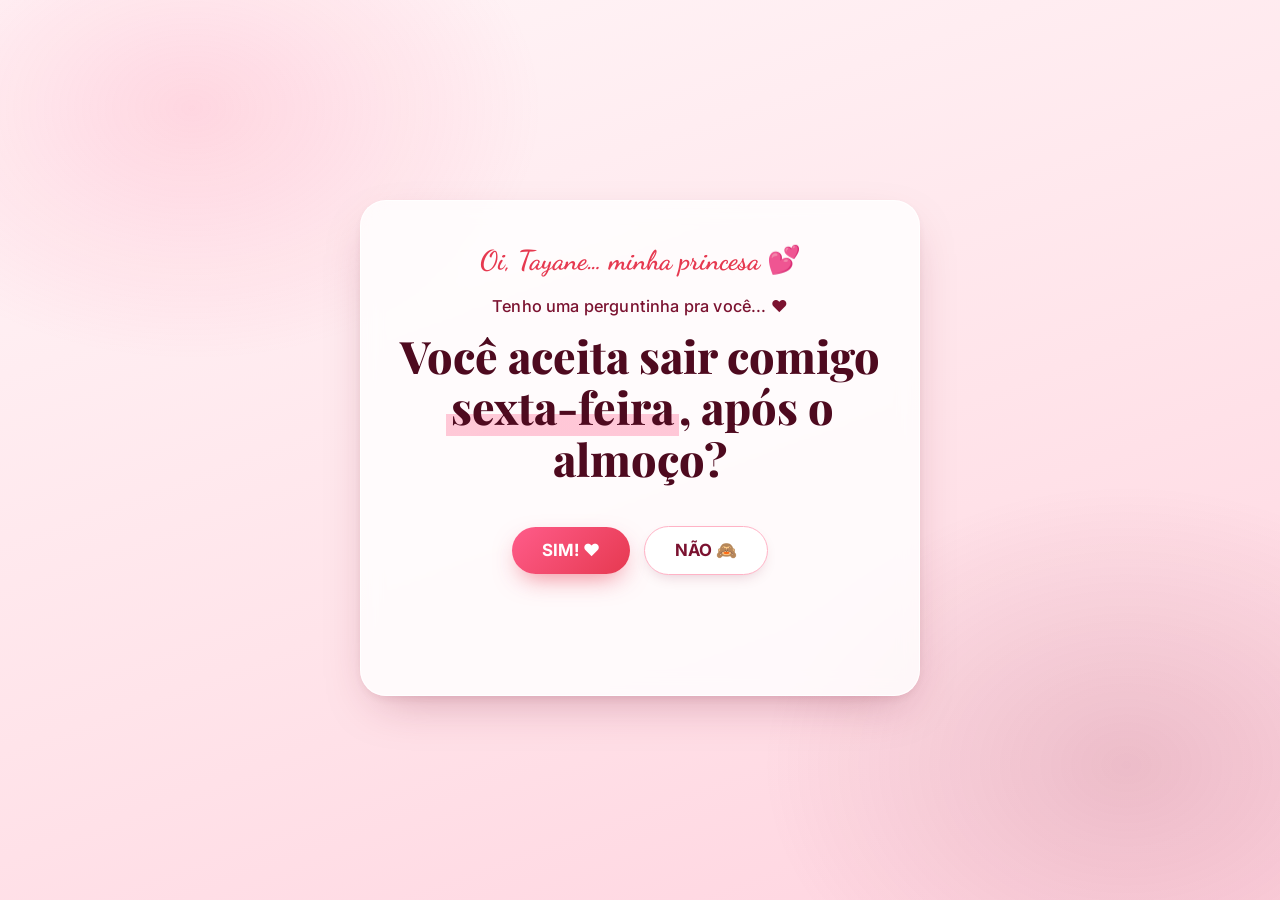
<file: index.html>
<!DOCTYPE html>
<html lang="pt-BR">
<head>
  <meta charset="UTF-8">
  <meta name="viewport" content="width=device-width, initial-scale=1, viewport-fit=cover">
  <meta name="theme-color" content="#ffe4ea">
  <title>Um convite pra você ❤️</title>
  <link rel="preconnect" href="https://fonts.googleapis.com">
  <link rel="preconnect" href="https://fonts.gstatic.com" crossorigin>
  <link href="https://fonts.googleapis.com/css2?family=Dancing+Script:wght@600;700&family=Inter:wght@400;500;600;700&family=Playfair+Display:wght@600;700;800&display=swap" rel="stylesheet">
  <link rel="stylesheet" href="style.css">
</head>
<body>
  <div class="bg-glow" aria-hidden="true"></div>
  <div id="hearts" class="hearts" aria-hidden="true"></div>
  <div id="burst" class="burst" aria-hidden="true"></div>

  <main class="stage">

    <!-- TELA 1 — O CONVITE -->
    <section id="screen-invite" class="screen active" aria-labelledby="invite-title">
      <div class="card invite-card">
        <p class="script" id="greeting">Oi, Tayane… minha princesa 💕</p>
        <p class="eyebrow">Tenho uma perguntinha pra você... ❤️</p>
        <h1 id="invite-title">Você aceita sair comigo <span class="hl">sexta-feira</span>, após o almoço?</h1>

        <div class="actions" id="actions">
          <button id="btn-yes" class="btn btn-yes" type="button">SIM! ❤️</button>
          <button id="btn-no" class="btn btn-no" type="button">NÃO 🙈</button>
        </div>

        <p id="no-msg" class="no-msg" role="status" aria-live="polite"></p>
      </div>
    </section>

    <!-- TELA 2 — ESCOLHA DO PASSEIO -->
    <section id="screen-choose" class="screen" hidden aria-labelledby="choose-title">
      <button id="btn-back" class="back" type="button">← voltar</button>

      <header class="choose-head">
        <h2 id="choose-title">Ebaaa! Sabia que você aceitaria! ❤️</h2>
        <p class="script big">Agora temos uma missão: escolher nosso destino!</p>
      </header>

      <div class="cards" id="cards">

        <article class="option" data-choice="cafeteria" tabindex="-1">
          <div class="art">
            <svg viewBox="0 0 400 240" role="img" aria-label="Xícara de café com vapor em formato de coração">
              <defs>
                <linearGradient id="gCafe" x1="0" y1="0" x2="0" y2="1">
                  <stop offset="0" stop-color="#ffe9d6"/><stop offset="1" stop-color="#ffc9b0"/>
                </linearGradient>
              </defs>
              <rect width="400" height="240" fill="url(#gCafe)"/>
              <circle cx="70" cy="60" r="26" fill="#fff" opacity=".35"/>
              <circle cx="340" cy="190" r="40" fill="#fff" opacity=".25"/>
              <rect x="0" y="190" width="400" height="50" fill="#8b4a3a" opacity=".25"/>
              <ellipse cx="200" cy="196" rx="120" ry="16" fill="#7b1230" opacity=".18"/>
              <ellipse cx="200" cy="184" rx="112" ry="20" fill="#fff"/>
              <path d="M130 100h140v38c0 34-28 58-70 58s-70-24-70-58z" fill="#fff"/>
              <path d="M270 112h14c20 0 20 38 0 38h-18" fill="none" stroke="#fff" stroke-width="12" stroke-linecap="round"/>
              <ellipse cx="200" cy="102" rx="70" ry="13" fill="#6b3a2a"/>
              <ellipse cx="200" cy="104" rx="56" ry="8" fill="#8b5340"/>
              <path d="M200 106c-8-6-14-12-8-17 3-3 7-1 8 2 1-3 5-5 8-2 6 5 0 11-8 17z" fill="#ffd1dc"/>
              <path d="M170 86c-12-16 12-22 0-40M200 80c-12-16 12-22 0-40M230 86c-12-16 12-22 0-40" fill="none" stroke="#fff" stroke-width="5" stroke-linecap="round" opacity=".85">
                <animate attributeName="opacity" values=".9;.3;.9" dur="3s" repeatCount="indefinite"/>
              </path>
              <path d="M96 168c0-14 14-20 24-10 10-10 24-4 24 10 0 16-24 28-24 28s-24-12-24-28z" fill="#e63950" opacity=".9" transform="translate(-28 -6) scale(.7)"/>
            </svg>
          </div>
          <div class="body">
            <h3>Cafeteria - Saudanha ☕</h3>
            <p>Que tal conhecer aquela cafeteria que temos aqui em Vitória? Um cafezinho, uma boa conversa e um tempinho só nosso.</p>
            <button class="btn btn-pick" type="button">Escolher esse ❤️</button>
          </div>
        </article>

        <article class="option" data-choice="shopping" tabindex="-1">
          <div class="art">
            <svg viewBox="0 0 400 240" role="img" aria-label="Sacolas de compras com um coração">
              <defs>
                <linearGradient id="gShop" x1="0" y1="0" x2="0" y2="1">
                  <stop offset="0" stop-color="#ffe0ea"/><stop offset="1" stop-color="#ffc2d4"/>
                </linearGradient>
              </defs>
              <rect width="400" height="240" fill="url(#gShop)"/>
              <circle cx="330" cy="50" r="30" fill="#fff" opacity=".4"/>
              <circle cx="60" cy="170" r="44" fill="#fff" opacity=".25"/>
              <rect y="200" width="400" height="40" fill="#7b1230" opacity=".12"/>
              <!-- sacola grande -->
              <path d="M120 96h110l10 104H110z" fill="#e63950"/>
              <path d="M148 96v-14a27 27 0 0 1 54 0v14" fill="none" stroke="#7b1230" stroke-width="7" stroke-linecap="round"/>
              <path d="M175 140c-10-8-18-16-9-23 5-4 10-1 9 3 0-4 5-7 10-3 9 7 1 15-10 23z" fill="#fff" transform="translate(0 6)"/>
              <!-- sacola pequena -->
              <path d="M236 128h84l8 72h-100z" fill="#fff"/>
              <path d="M258 128v-10a20 20 0 0 1 40 0v10" fill="none" stroke="#7b1230" stroke-width="6" stroke-linecap="round"/>
              <rect x="236" y="166" width="92" height="10" fill="#ffb3c6"/>
              <!-- brilhos -->
              <g fill="#fff"><path d="M70 60l4 10 10 4-10 4-4 10-4-10-10-4 10-4z"/><path d="M350 130l3 7 7 3-7 3-3 7-3-7-7-3 7-3z"/></g>
              <path d="M60 190c-10-8-16-14-8-20 4-3 8-1 8 2 0-3 5-5 8-2 8 6 2 12-8 20z" fill="#e63950" opacity=".8" transform="translate(6 -8)"/>
            </svg>
          </div>
          <div class="body">
            <h3>Shopping 🛍️</h3>
            <p>Nossa escolha que já apareceu na conversa do WhatsApp! Acho que seria uma ótima oportunidade para aproveitarmos juntos.</p>
            <button class="btn btn-pick" type="button">Escolher esse ❤️</button>
          </div>
        </article>

        <article class="option" data-choice="praia" tabindex="-1">
          <div class="art">
            <svg viewBox="0 0 400 240" role="img" aria-label="Praia no fim de tarde com sol e coqueiro">
              <defs>
                <linearGradient id="gSky" x1="0" y1="0" x2="0" y2="1">
                  <stop offset="0" stop-color="#ffd9c7"/><stop offset=".55" stop-color="#ffc0cf"/><stop offset="1" stop-color="#ffe9f0"/>
                </linearGradient>
                <linearGradient id="gSea" x1="0" y1="0" x2="0" y2="1">
                  <stop offset="0" stop-color="#7ec8e3"/><stop offset="1" stop-color="#4aa3c8"/>
                </linearGradient>
              </defs>
              <rect width="400" height="240" fill="url(#gSky)"/>
              <circle cx="250" cy="118" r="42" fill="#fff4d6"/>
              <circle cx="250" cy="118" r="30" fill="#ffd07a"/>
              <rect y="120" width="400" height="60" fill="url(#gSea)"/>
              <path d="M0 140q25-10 50 0t50 0 50 0 50 0 50 0 50 0 50 0 50 0" fill="none" stroke="#fff" stroke-width="3" opacity=".7">
                <animateTransform attributeName="transform" type="translate" values="0 0;-50 0" dur="4s" repeatCount="indefinite"/>
              </path>
              <path d="M0 158q25-10 50 0t50 0 50 0 50 0 50 0 50 0 50 0 50 0" fill="none" stroke="#fff" stroke-width="3" opacity=".5">
                <animateTransform attributeName="transform" type="translate" values="-50 0;0 0" dur="5s" repeatCount="indefinite"/>
              </path>
              <path d="M0 178q60-14 130-6t140-4 130 8v64H0z" fill="#f6d9a8"/>
              <path d="M0 210q80-12 170-4t230-6v40H0z" fill="#efc88f"/>
              <!-- coqueiro -->
              <path d="M82 200c6-30 8-60 4-92" fill="none" stroke="#8b5a3c" stroke-width="9" stroke-linecap="round"/>
              <g fill="#3f9a6e"><path d="M86 108c-24-8-44 2-56 18 22-6 40-6 56-18z"/><path d="M86 108c22-14 44-12 60 2-22-2-42 4-60-2z"/><path d="M86 108c-6-22-22-34-44-34 14 8 26 20 44 34z"/><path d="M86 108c8-24 26-34 48-32-16 6-30 18-48 32z"/></g>
              <!-- coração na areia -->
              <path d="M290 212c-12-9-20-17-10-25 6-5 11-1 10 3 0-4 6-8 11-3 10 8 2 16-11 25z" fill="#e63950" opacity=".85"/>
            </svg>
          </div>
          <div class="body">
            <h3>Praia à tarde 🌊</h3>
            <p>Uma caminhada pela praia, um tempinho sentados na areia, alguma coisa gostosa para comer e aproveitar a tarde juntos.</p>
            <button class="btn btn-pick" type="button">Escolher esse ❤️</button>
          </div>
        </article>

      </div>
    </section>
  </main>

  <!-- CONFIRMAÇÃO (modal próprio, sem alert) -->
  <div id="overlay" class="overlay" hidden role="dialog" aria-modal="true" aria-labelledby="ov-title">
    <div class="ov-card">
      <div class="ov-heart" aria-hidden="true">❤</div>
      <h3 id="ov-title">Boa escolha, minha princesa!</h3>
      <p id="ov-text">Abrindo o WhatsApp com a mensagem prontinha… é só apertar <strong>ENVIAR</strong> 💌</p>
      <p id="ov-warn" class="ov-warn" hidden></p>
      <a id="ov-link" class="btn btn-yes ov-link" href="#" target="_blank" rel="noopener">Abrir WhatsApp</a>
      <button id="ov-cancel" class="link-btn" type="button">trocar minha escolha</button>
    </div>
  </div>

  <!-- registro da escolha (Netlify Forms; aparece em Site > Forms no painel do Netlify) -->
  <form name="escolha" method="POST" data-netlify="true" netlify-honeypot="bot-field" hidden>
    <input type="hidden" name="form-name" value="escolha">
    <input name="bot-field">
    <input name="escolha">
    <input name="mensagem">
  </form>

  <div id="toast" class="toast" role="status" aria-live="polite"></div>

  <script src="config.js"></script>
  <script src="script.js"></script>
</body>
</html>
</file>
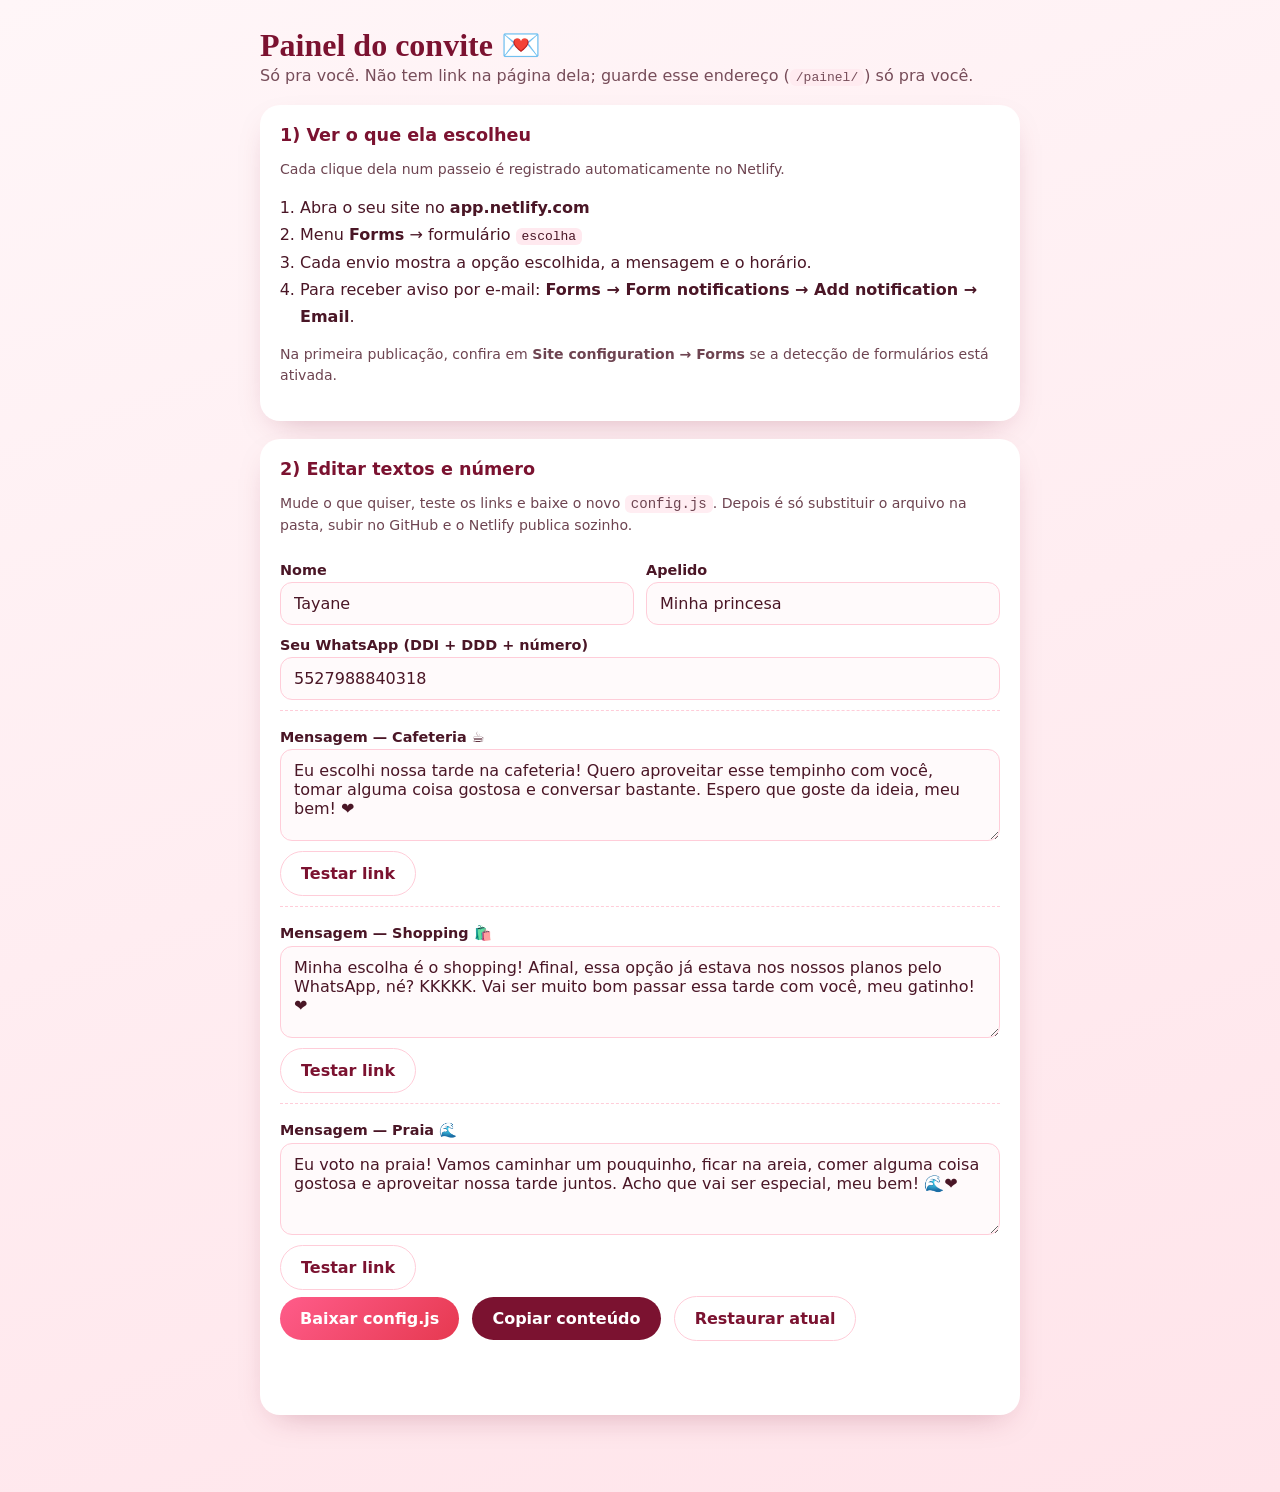
<file: painel/index.html>
<!DOCTYPE html>
<html lang="pt-BR">
<head>
  <meta charset="UTF-8">
  <meta name="viewport" content="width=device-width, initial-scale=1">
  <meta name="robots" content="noindex, nofollow">
  <title>Painel do convite</title>
  <style>
    :root{--wine:#7b1230;--rose:#ff5c8a;--red:#e63950;--bg:#fff6f8;--line:#ffcdd9}
    *{box-sizing:border-box}
    body{margin:0;font-family:system-ui,'Segoe UI',sans-serif;background:linear-gradient(160deg,#fff6f8,#ffe4ea);color:#4a1626;padding:20px 16px 60px}
    .wrap{max-width:760px;margin:0 auto}
    h1{font-family:Georgia,serif;color:var(--wine);margin:6px 0 2px}
    .sub{margin:0 0 20px;opacity:.75}
    .card{background:#fff;border-radius:20px;padding:20px;margin-bottom:18px;box-shadow:0 12px 34px -16px rgba(123,18,48,.35)}
    h2{margin:0 0 12px;font-size:1.1rem;color:var(--wine)}
    label{display:block;font-weight:600;font-size:.9rem;margin:12px 0 4px}
    input,textarea{width:100%;font:inherit;padding:11px 13px;border:1.5px solid var(--line);border-radius:12px;background:#fffafb;color:inherit}
    textarea{min-height:92px;resize:vertical}
    input:focus,textarea:focus{outline:3px solid rgba(255,92,138,.35);border-color:var(--rose)}
    .row{display:grid;grid-template-columns:1fr 1fr;gap:12px}
    @media(max-width:560px){.row{grid-template-columns:1fr}}
    .btn{display:inline-block;border:0;cursor:pointer;font:inherit;font-weight:700;padding:12px 20px;border-radius:999px;color:#fff;background:linear-gradient(135deg,var(--rose),var(--red));text-decoration:none;margin:6px 8px 0 0}
    .btn.alt{background:var(--wine)}
    .btn.ghost{background:#fff;color:var(--wine);border:1.5px solid var(--line)}
    .opt{border-top:1px dashed var(--line);padding-top:6px;margin-top:10px}
    .opt:first-of-type{border-top:0;margin-top:0}
    .hint{font-size:.88rem;opacity:.8;line-height:1.5}
    ol{padding-left:20px;line-height:1.7;margin:6px 0}
    code{background:#ffe9ef;padding:1px 6px;border-radius:6px}
    .ok{color:#1b7a43;font-weight:600;min-height:1.4em}
  </style>
</head>
<body>
<div class="wrap">
  <h1>Painel do convite 💌</h1>
  <p class="sub">Só pra você. Não tem link na página dela; guarde esse endereço (<code>/painel/</code>) só pra você.</p>

  <div class="card">
    <h2>1) Ver o que ela escolheu</h2>
    <p class="hint">Cada clique dela num passeio é registrado automaticamente no Netlify.</p>
    <ol>
      <li>Abra o seu site no <strong>app.netlify.com</strong></li>
      <li>Menu <strong>Forms</strong> → formulário <code>escolha</code></li>
      <li>Cada envio mostra a opção escolhida, a mensagem e o horário.</li>
      <li>Para receber aviso por e-mail: <strong>Forms → Form notifications → Add notification → Email</strong>.</li>
    </ol>
    <p class="hint">Na primeira publicação, confira em <strong>Site configuration → Forms</strong> se a detecção de formulários está ativada.</p>
  </div>

  <div class="card">
    <h2>2) Editar textos e número</h2>
    <p class="hint">Mude o que quiser, teste os links e baixe o novo <code>config.js</code>. Depois é só substituir o arquivo na pasta, subir no GitHub e o Netlify publica sozinho.</p>
    <div class="row">
      <div><label for="nome">Nome</label><input id="nome"></div>
      <div><label for="apelido">Apelido</label><input id="apelido"></div>
    </div>
    <label for="numero">Seu WhatsApp (DDI + DDD + número)</label>
    <input id="numero" inputmode="numeric" placeholder="5527988840318">

    <div class="opt"><label for="m-cafeteria">Mensagem — Cafeteria ☕</label><textarea id="m-cafeteria"></textarea>
      <a class="btn ghost" id="t-cafeteria" target="_blank" rel="noopener">Testar link</a></div>
    <div class="opt"><label for="m-shopping">Mensagem — Shopping 🛍️</label><textarea id="m-shopping"></textarea>
      <a class="btn ghost" id="t-shopping" target="_blank" rel="noopener">Testar link</a></div>
    <div class="opt"><label for="m-praia">Mensagem — Praia 🌊</label><textarea id="m-praia"></textarea>
      <a class="btn ghost" id="t-praia" target="_blank" rel="noopener">Testar link</a></div>

    <button class="btn" id="baixar" type="button">Baixar config.js</button>
    <button class="btn alt" id="copiar" type="button">Copiar conteúdo</button>
    <button class="btn ghost" id="restaurar" type="button">Restaurar atual</button>
    <p class="ok" id="ok" role="status"></p>
  </div>
</div>

<script src="../config.js"></script>
<script>
(() => {
  const $ = id => document.getElementById(id);
  const keys = ['cafeteria', 'shopping', 'praia'];
  const q = s => (s || '').replace(/\\/g, '\\\\').replace(/`/g, '\\`').replace(/\$\{/g, '\\${');
  const esc = s => JSON.stringify(s);

  function load() {
    $('nome').value = CONFIG.nome;
    $('apelido').value = CONFIG.apelido;
    $('numero').value = WHATSAPP_NUMBER;
    keys.forEach(k => $('m-' + k).value = CONFIG.mensagens[k]);
    links();
  }
  function digits() { return $('numero').value.replace(/\D/g, ''); }
  function links() {
    keys.forEach(k => {
      $('t-' + k).href = `https://wa.me/${digits()}?text=${encodeURIComponent($('m-' + k).value)}`;
    });
  }
  function build() {
    return `/* ============================================================
   CONFIGURAÇÃO — gerado pelo painel ❤️
   ============================================================ */

// Telefone em formato internacional (DDI + DDD + número, só dígitos)
const WHATSAPP_NUMBER = ${esc(digits())};

const CONFIG = {
  nome: ${esc($('nome').value)},
  apelido: ${esc($('apelido').value)},

  mensagens: {
    cafeteria:
      ${esc($('m-cafeteria').value)},
    shopping:
      ${esc($('m-shopping').value)},
    praia:
      ${esc($('m-praia').value)}
  }
};
`;
  }
  function say(t) { $('ok').textContent = t; setTimeout(() => $('ok').textContent = '', 4000); }

  ['nome','apelido','numero','m-cafeteria','m-shopping','m-praia'].forEach(id => $(id).addEventListener('input', links));
  $('restaurar').onclick = () => { load(); say('Valores do config.js atual restaurados.'); };
  $('baixar').onclick = () => {
    if (digits().length < 12) { say('Confira o número: precisa de DDI + DDD + número (ex.: 5527988840318).'); return; }
    const a = document.createElement('a');
    a.href = URL.createObjectURL(new Blob([build()], { type: 'text/javascript;charset=utf-8' }));
    a.download = 'config.js';
    a.click();
    say('config.js baixado! Substitua o da pasta do site e suba no GitHub.');
  };
  $('copiar').onclick = async () => {
    try { await navigator.clipboard.writeText(build()); say('Conteúdo copiado!'); }
    catch (_) { say('Não consegui copiar; use o botão de baixar.'); }
  };
  load();
})();
</script>
</body>
</html>
</file>
<file: style.css>
:root{
  --pink-50:#fff6f8;
  --pink-100:#ffe4ea;
  --pink-200:#ffcdd9;
  --pink-300:#ffb3c6;
  --rose:#ff5c8a;
  --red:#e63950;
  --red-soft:#f0506a;
  --wine:#7b1230;
  --wine-dark:#4e0a1f;
  --ink:#4a1626;
  --shadow:0 18px 50px -18px rgba(123,18,48,.35), 0 4px 14px -6px rgba(123,18,48,.18);
  --radius:26px;
}
*{box-sizing:border-box;margin:0;padding:0;-webkit-tap-highlight-color:transparent}
html,body{min-height:100%}
body{
  font-family:'Inter',system-ui,sans-serif;
  color:var(--ink);
  background:linear-gradient(160deg,#fff6f8 0%,#ffe4ea 55%,#ffd3df 100%);
  background-attachment:fixed;
  overflow-x:hidden;
}
.bg-glow{
  position:fixed;inset:0;z-index:0;pointer-events:none;
  background:
    radial-gradient(500px 360px at 15% 12%,rgba(255,92,138,.18),transparent 70%),
    radial-gradient(520px 400px at 88% 85%,rgba(123,18,48,.14),transparent 70%);
}

/* corações flutuando */
.hearts{position:fixed;inset:0;z-index:0;pointer-events:none;overflow:hidden}
.hearts span{
  position:absolute;bottom:-60px;color:var(--rose);opacity:0;
  animation:floatUp linear infinite;
  will-change:transform,opacity;
}
@keyframes floatUp{
  0%{transform:translate3d(0,0,0) rotate(0);opacity:0}
  10%{opacity:var(--o,.35)}
  90%{opacity:var(--o,.35)}
  100%{transform:translate3d(var(--dx,30px),-115vh,0) rotate(var(--r,25deg));opacity:0}
}

/* explosão de corações */
.burst{position:fixed;inset:0;z-index:60;pointer-events:none;overflow:hidden}
.burst span{
  position:absolute;color:var(--red);
  animation:pop 1.1s cubic-bezier(.12,.8,.3,1) forwards;
  text-shadow:0 2px 8px rgba(230,57,80,.35);
}
@keyframes pop{
  0%{transform:translate(-50%,-50%) scale(.2);opacity:1}
  100%{transform:translate(calc(-50% + var(--x)),calc(-50% + var(--y))) scale(1) rotate(var(--r));opacity:0}
}

.stage{
  position:relative;z-index:2;min-height:100vh;min-height:100dvh;
  display:flex;align-items:center;justify-content:center;
  padding:max(20px,env(safe-area-inset-top)) 16px max(24px,env(safe-area-inset-bottom));
}
.screen{width:100%;max-width:1040px;margin:0 auto}
.screen[hidden]{display:none}
.screen.enter{animation:screenIn .6s cubic-bezier(.2,.8,.2,1) both}
.screen.leave{animation:screenOut .35s ease forwards}
@keyframes screenIn{from{opacity:0;transform:translateY(22px) scale(.98)}to{opacity:1;transform:none}}
@keyframes screenOut{to{opacity:0;transform:translateY(-14px) scale(.98)}}

/* cartão do convite */
.invite-card{
  max-width:560px;margin:0 auto;text-align:center;
  background:rgba(255,255,255,.82);
  backdrop-filter:blur(10px);-webkit-backdrop-filter:blur(10px);
  border:1px solid rgba(255,255,255,.9);
  border-radius:var(--radius);box-shadow:var(--shadow);
  padding:44px 28px 38px;
}
.script{font-family:'Dancing Script',cursive;color:var(--red);font-size:1.7rem;font-weight:700;line-height:1.2}
.script.big{font-size:1.5rem;color:var(--wine)}
.eyebrow{margin-top:18px;color:var(--wine);font-weight:500;letter-spacing:.01em;font-size:1.02rem}
h1{
  font-family:'Playfair Display',serif;font-weight:800;color:var(--wine-dark);
  font-size:clamp(1.9rem,6.4vw,2.8rem);line-height:1.15;margin:14px 0 34px;
}
h1 .hl{
  background:linear-gradient(transparent 62%,rgba(255,92,138,.32) 62%);
  padding:0 .12em;
}

.actions{display:flex;gap:14px;justify-content:center;align-items:center;flex-wrap:wrap;min-height:64px}
.btn{
  font-family:inherit;font-weight:700;font-size:1.05rem;border:0;cursor:pointer;
  border-radius:999px;padding:15px 30px;line-height:1;
  transition:transform .25s cubic-bezier(.3,1.4,.5,1),box-shadow .25s,background .25s,filter .25s;
  user-select:none;-webkit-user-select:none;
}
.btn-yes{
  color:#fff;background:linear-gradient(135deg,#ff5c8a,#e63950);
  box-shadow:0 10px 26px -8px rgba(230,57,80,.65);
  transform:scale(var(--grow,1));
  animation:beat 2.4s ease-in-out infinite;
  text-decoration:none;display:inline-block;
}
.btn-yes:hover{transform:scale(calc(var(--grow,1) * 1.08));box-shadow:0 14px 34px -8px rgba(230,57,80,.8);animation:none}
.btn-yes:active{transform:scale(calc(var(--grow,1) * .97))}
@keyframes beat{0%,100%{transform:scale(var(--grow,1))}50%{transform:scale(calc(var(--grow,1) * 1.045))}}
.btn-no{
  color:var(--wine);background:#fff;border:1.5px solid var(--pink-300);
  box-shadow:0 6px 16px -8px rgba(123,18,48,.3);
  touch-action:none;
}
.btn-no.fleeing{
  position:fixed;z-index:40;margin:0;
  transition:left .38s cubic-bezier(.2,.9,.3,1.2),top .38s cubic-bezier(.2,.9,.3,1.2),transform .2s;
  animation:wobble .5s ease;
}
@keyframes wobble{0%,100%{rotate:0deg}25%{rotate:-8deg}60%{rotate:7deg}}
.no-ghost{display:inline-block}

.no-msg{
  min-height:3.2em;margin-top:22px;font-weight:600;color:var(--wine);font-size:1.02rem;
  display:flex;align-items:center;justify-content:center;
}
.no-msg.pop{animation:msgPop .45s cubic-bezier(.3,1.5,.5,1)}
@keyframes msgPop{from{opacity:0;transform:translateY(8px) scale(.92)}to{opacity:1;transform:none}}

/* tela 2 */
.back{
  background:none;border:0;color:var(--wine);opacity:.7;font:inherit;font-size:.92rem;font-weight:500;
  cursor:pointer;padding:8px 4px;margin-bottom:6px;transition:opacity .2s,transform .2s;
}
.back:hover{opacity:1;transform:translateX(-3px)}
.choose-head{text-align:center;margin:4px auto 28px;max-width:680px}
.choose-head h2{
  font-family:'Playfair Display',serif;font-weight:800;color:var(--wine-dark);
  font-size:clamp(1.7rem,5.6vw,2.6rem);line-height:1.15;margin-bottom:10px;
}
.cards{display:grid;grid-template-columns:repeat(3,1fr);gap:20px}
.option{
  background:rgba(255,255,255,.9);border-radius:var(--radius);overflow:hidden;
  box-shadow:var(--shadow);border:1px solid #fff;cursor:pointer;
  display:flex;flex-direction:column;
  transition:transform .35s cubic-bezier(.2,.9,.3,1.2),box-shadow .35s;
  opacity:0;animation:cardIn .7s cubic-bezier(.2,.8,.2,1) forwards;
}
.option:nth-child(1){animation-delay:.15s}
.option:nth-child(2){animation-delay:.3s}
.option:nth-child(3){animation-delay:.45s}
@keyframes cardIn{from{opacity:0;transform:translateY(34px)}to{opacity:1;transform:none}}
.option:hover{transform:translateY(-8px);box-shadow:0 26px 54px -18px rgba(123,18,48,.45)}
.option.picked{transform:scale(1.03);box-shadow:0 0 0 3px var(--rose),0 26px 54px -18px rgba(123,18,48,.5)}
.option .art{aspect-ratio:5/3;overflow:hidden;background:var(--pink-100)}
.option .art svg{width:100%;height:100%;display:block;transition:transform .6s ease}
.option:hover .art svg{transform:scale(1.06)}
.option .body{padding:20px 20px 22px;display:flex;flex-direction:column;gap:10px;flex:1}
.option h3{font-family:'Playfair Display',serif;color:var(--wine-dark);font-size:1.4rem}
.option p{font-size:.95rem;line-height:1.5;color:#6a2c3e;flex:1}
.btn-pick{
  margin-top:8px;color:#fff;background:linear-gradient(135deg,var(--wine),#a8203f);
  padding:14px 20px;font-size:.98rem;
  box-shadow:0 10px 22px -10px rgba(123,18,48,.7);
}
.btn-pick:hover{transform:translateY(-2px) scale(1.03);filter:brightness(1.1)}
.btn:focus-visible,.back:focus-visible,.link-btn:focus-visible{outline:3px solid var(--wine);outline-offset:3px}

/* confirmação */
.overlay{
  position:fixed;inset:0;z-index:80;display:flex;align-items:center;justify-content:center;
  padding:20px;background:rgba(78,10,31,.45);backdrop-filter:blur(6px);-webkit-backdrop-filter:blur(6px);
  animation:fade .3s ease;
}
.overlay[hidden]{display:none}
@keyframes fade{from{opacity:0}to{opacity:1}}
.ov-card{
  width:100%;max-width:400px;text-align:center;background:#fff;border-radius:var(--radius);
  padding:34px 26px 26px;box-shadow:var(--shadow);animation:msgPop .5s cubic-bezier(.3,1.5,.5,1);
}
.ov-heart{font-size:3.4rem;color:var(--red);animation:beat 1s ease-in-out infinite;line-height:1}
.ov-card h3{font-family:'Playfair Display',serif;color:var(--wine-dark);font-size:1.6rem;margin:10px 0 8px}
.ov-card p{line-height:1.5;color:#6a2c3e;margin-bottom:18px}
.ov-warn{background:#fff3cd;color:#7a5a00!important;border-radius:14px;padding:10px 12px;font-size:.88rem}
.ov-link{margin-bottom:8px}
.link-btn{display:block;margin:6px auto 0;background:none;border:0;font:inherit;font-size:.9rem;color:var(--wine);opacity:.7;cursor:pointer;text-decoration:underline}
.link-btn:hover{opacity:1}

.toast{
  position:fixed;left:50%;bottom:24px;transform:translate(-50%,30px);z-index:90;
  background:var(--wine-dark);color:#fff;padding:12px 18px;border-radius:999px;font-size:.92rem;
  opacity:0;pointer-events:none;transition:.35s;max-width:90vw;text-align:center;
}
.toast.show{opacity:1;transform:translate(-50%,0)}

/* responsivo */
@media (max-width:860px){
  .cards{grid-template-columns:1fr;max-width:460px;margin:0 auto;gap:18px}
  .stage{align-items:flex-start}
  #screen-invite{margin-top:8vh}
}
@media (max-width:420px){
  .invite-card{padding:34px 20px 30px}
  .btn{padding:14px 24px}
  .script{font-size:1.45rem}
}
@media (prefers-reduced-motion:reduce){
  *,*::before,*::after{animation-duration:.01ms!important;animation-iteration-count:1!important;transition-duration:.01ms!important}
  .hearts{display:none}
}
</file>
